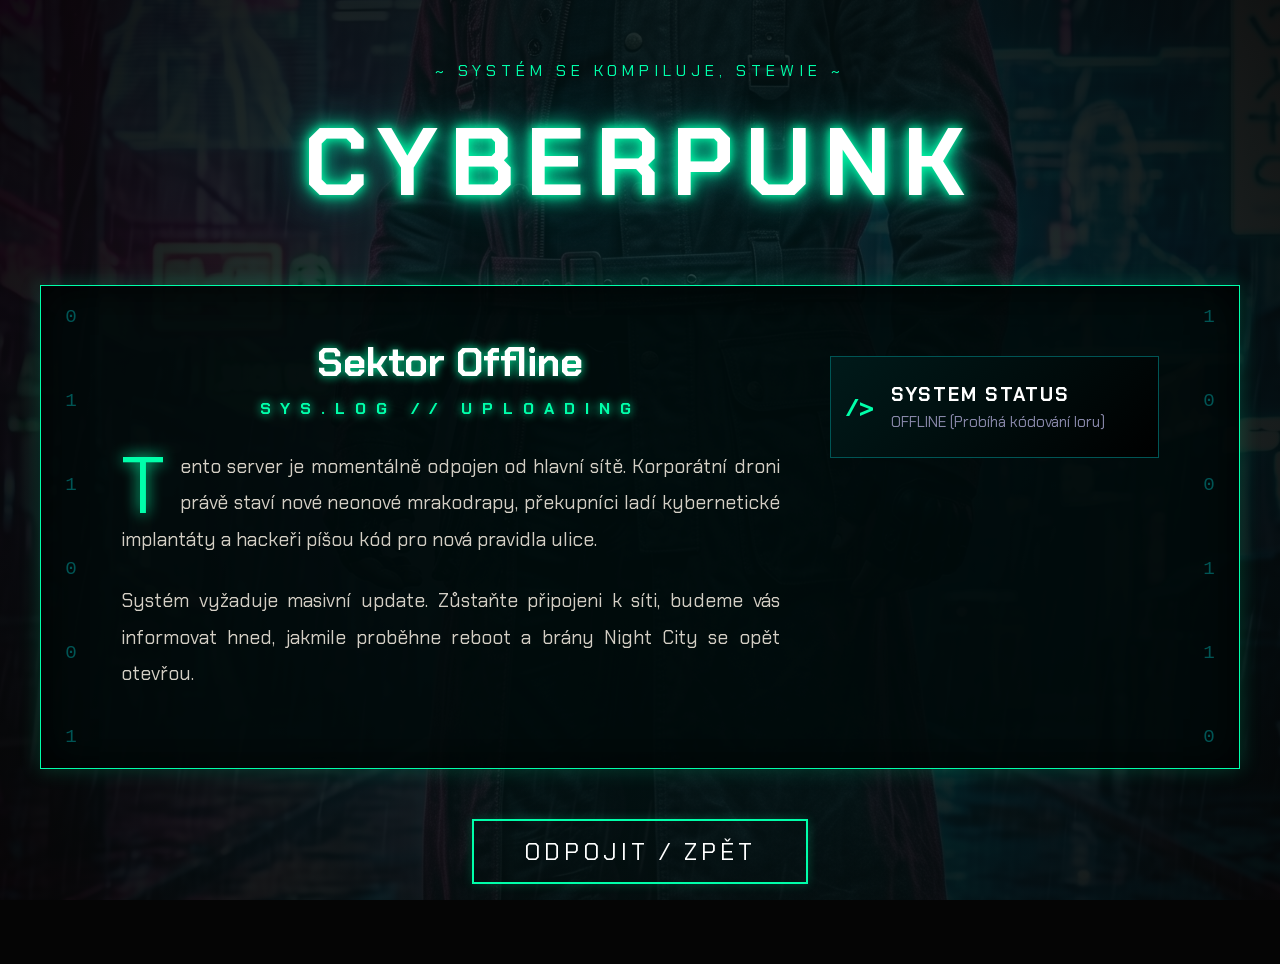
<file: cyberpunk-akce.html>
<!DOCTYPE html>
<html lang="cs">
<head>
    <meta charset="UTF-8">
    <meta name="viewport" content="width=device-width, initial-scale=1.0">
    <title>Cyberpunk - WonderLands</title>
    <link rel="preconnect" href="https://fonts.googleapis.com">
    <link rel="preconnect" href="https://fonts.gstatic.com" crossorigin>
    <link href="https://fonts.googleapis.com/css2?family=Chakra+Petch:wght@400;700&display=swap" rel="stylesheet">
    
    <style>
        * { margin: 0; padding: 0; box-sizing: border-box; }
        
        body {
            background-color: #050505;
            background-image: radial-gradient(circle at center, rgba(0, 30, 30, 0.8) 0%, rgba(5, 5, 5, 0.95) 100%), url('cyber.jpeg');
            background-size: cover;
            background-position: center;
            background-attachment: fixed;
            color: #d4cfc5;
            font-family: 'Chakra Petch', sans-serif;
            min-height: 100vh;
            overflow-x: hidden;
        }

        ::-webkit-scrollbar { width: 10px; }
        ::-webkit-scrollbar-track { background: #000; }
        ::-webkit-scrollbar-thumb { background: #005555; border: 1px solid #0fa; }
        ::-webkit-scrollbar-thumb:hover { background: #0fa; }

        .magic-runes {
            position: fixed; top: 0; left: 0; width: 100%; height: 100%; pointer-events: none; z-index: 0; overflow: hidden;
        }
        
        .floating-rune {
            position: absolute; color: rgba(0, 255, 170, 0.5); 
            text-shadow: 0 0 10px #0fa;
            animation: matrix-fall infinite linear; opacity: 0; user-select: none;
            font-family: monospace; font-weight: bold;
        }

        .floating-rune:nth-child(1) { left: 10%; font-size: 1.5rem; animation-duration: 8s; animation-delay: 0s; }
        .floating-rune:nth-child(2) { left: 85%; font-size: 2rem; animation-duration: 12s; animation-delay: -3s; }
        .floating-rune:nth-child(3) { left: 45%; font-size: 1.2rem; animation-duration: 7s; animation-delay: -1s; }
        .floating-rune:nth-child(4) { left: 30%; font-size: 2.5rem; animation-duration: 15s; animation-delay: -6s; color: rgba(255, 0, 150, 0.4); }
        .floating-rune:nth-child(5) { left: 75%; font-size: 1.8rem; animation-duration: 10s; animation-delay: -4s; }

        @keyframes matrix-fall {
            0% { transform: translateY(-10vh); opacity: 0; }
            10% { opacity: 0.8; }
            90% { opacity: 0.8; }
            100% { transform: translateY(110vh); opacity: 0; }
        }

        header { position: relative; text-align: center; padding: 100px 20px 40px; z-index: 2; }

        .stewie-notice {
            position: absolute; top: 60px; left: 50%; transform: translateX(-50%);
            color: #0fa; font-size: 1rem; letter-spacing: 5px; text-transform: uppercase;
            animation: neon-flicker 2s infinite alternate;
        }

        @keyframes neon-flicker {
            0%, 19%, 21%, 23%, 25%, 54%, 56%, 100% { text-shadow: 0 0 5px #0fa, 0 0 10px #0fa; opacity: 1; }
            20%, 24%, 55% { text-shadow: none; opacity: 0.5; }
        }

        h1 {
            font-size: 6rem; color: #ffffff; text-shadow: 0 0 10px #0fa, 0 0 20px #0fa, 0 0 40px #008888;
            letter-spacing: 12px; text-transform: uppercase; margin-bottom: 20px;
        }

        .grimoire-container {
            position: relative; max-width: 1200px; margin: 0 auto 50px; padding: 50px 80px;
            background: rgba(0, 10, 10, 0.85); border: 1px solid #0fa;
            box-shadow: inset 0 0 40px rgba(0,0,0,0.9), 0 0 20px rgba(0, 255, 170, 0.2);
            z-index: 2; display: grid; grid-template-columns: 2fr 1fr; gap: 50px;
        }

        .runic-border {
            position: absolute; top: 20px; bottom: 20px; width: 40px;
            display: flex; flex-direction: column; justify-content: space-between; align-items: center;
            font-family: monospace; font-size: 1.2rem; color: #005555; user-select: none;
        }
        .runic-left { left: 10px; }
        .runic-right { right: 10px; }

        .lore-section h2 { color: #fff; font-size: 2.5rem; margin-bottom: 30px; text-align: center; text-shadow: 0 0 10px #0fa; }
        .lore-section h2::after { content: 'SYS.LOG // UPLOADING'; display: block; font-size: 1rem; color: #0fa; margin-top: 10px; letter-spacing: 10px; }

        .lore-text { font-size: 1.2rem; line-height: 1.9; text-align: justify; }
        .lore-text p:first-of-type::first-letter {
            float: left; font-size: 5rem; line-height: 0.8; padding-right: 15px; padding-top: 5px;
            color: #0fa; text-shadow: 0 0 15px #0fa;
        }
        .lore-text p { margin-bottom: 25px; }

        .info-section { display: flex; flex-direction: column; gap: 30px; padding-top: 20px; }
        .crystal-card {
            position: relative; background: linear-gradient(135deg, #001a1a 0%, #000 100%);
            padding: 25px 20px 25px 60px; border: 1px solid #005555; transition: 0.4s;
        }
        .crystal-card:hover { border-color: #0fa; box-shadow: inset 0 0 15px rgba(0, 255, 170, 0.2); transform: translateX(-5px); }
        .crystal-card::before {
            content: '/>'; position: absolute; left: 15px; top: 50%; transform: translateY(-50%);
            font-weight: bold; font-size: 1.5rem; color: #0fa;
        }
        .crystal-card h3 { color: #fff; font-size: 1.2rem; margin-bottom: 5px; text-transform: uppercase; letter-spacing: 2px; }
        .crystal-card p { font-size: 0.95rem; color: #88a; }

        .portal-btn-container { text-align: center; padding-bottom: 80px; z-index: 2; position: relative; }
        .btn-portal {
            display: inline-block; padding: 15px 50px; background: transparent; color: #fff;
            font-size: 1.5rem; text-decoration: none; text-transform: uppercase; letter-spacing: 4px;
            border: 2px solid #0fa; transition: 0.4s; box-shadow: 0 0 10px rgba(0, 255, 170, 0.2);
        }
        .btn-portal:hover { background: rgba(0, 255, 170, 0.2); box-shadow: 0 0 20px #0fa, inset 0 0 10px #0fa; }

        @media (max-width: 960px) {
            h1 { font-size: 3.5rem; }
            .grimoire-container { grid-template-columns: 1fr; padding: 30px 20px; }
            .runic-border { display: none; }
        }
    </style>
</head>
<body>

    <div class="magic-runes">
        <div class="floating-rune">010</div><div class="floating-rune">1</div>
        <div class="floating-rune">00</div><div class="floating-rune">101</div>
        <div class="floating-rune">ERR</div>
    </div>

    <header>
        <div class="stewie-notice">~ Systém se kompiluje, Stewie ~</div>
        <h1>Cyberpunk</h1>
    </header>

    <main class="grimoire-container">
        <div class="runic-border runic-left">
            <span>0</span><span>1</span><span>1</span><span>0</span><span>0</span><span>1</span>
        </div>
        <div class="runic-border runic-right">
            <span>1</span><span>0</span><span>0</span><span>1</span><span>1</span><span>0</span>
        </div>
        
        <section class="lore-section">
            <h2>Sektor Offline</h2>
            <div class="lore-text">
                <p>Tento server je momentálně odpojen od hlavní sítě. Korporátní droni právě staví nové neonové mrakodrapy, překupníci ladí kybernetické implantáty a hackeři píšou kód pro nová pravidla ulice.</p>
                <p>Systém vyžaduje masivní update. Zůstaňte připojeni k síti, budeme vás informovat hned, jakmile proběhne reboot a brány Night City se opět otevřou.</p>
            </div>
        </section>

        <aside class="info-section">
            <div class="crystal-card">
                <h3>System Status</h3>
                <p>OFFLINE (Probíhá kódování loru)</p>
            </div>
        </aside>
    </main>

    <div class="portal-btn-container">
        <a href="index.html" class="btn-portal">Odpojit / Zpět</a>
    </div>

</body>
</html>
</file>
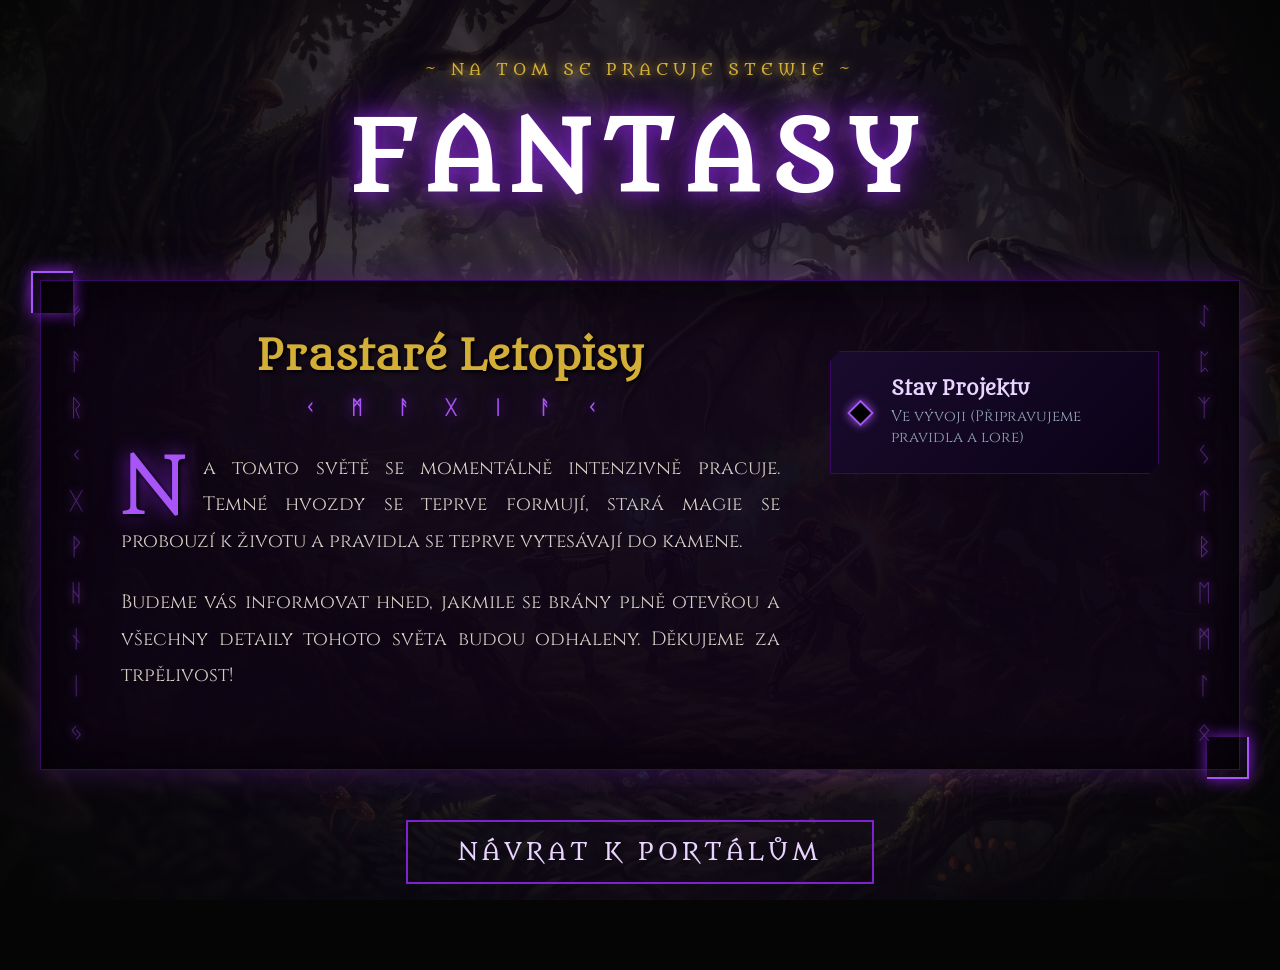
<file: fantasy-akce.html>
<!DOCTYPE html>
<html lang="cs">
<head>
    <meta charset="UTF-8">
    <meta name="viewport" content="width=device-width, initial-scale=1.0">
    <title>Fantasy Realm - WonderLands</title>
    <link rel="preconnect" href="https://fonts.googleapis.com">
    <link rel="preconnect" href="https://fonts.gstatic.com" crossorigin>
    <link href="https://fonts.googleapis.com/css2?family=Metamorphous&family=Cinzel:wght@400;700&display=swap" rel="stylesheet">
    
    <style>
        /* --- ZÁKLADNÍ NASTAVENÍ A POSUVNÍK --- */
        * { margin: 0; padding: 0; box-sizing: border-box; }
        
        body {
            background-color: #050505;
            background-image: radial-gradient(circle at center, rgba(30, 10, 50, 0.6) 0%, rgba(5, 5, 5, 0.95) 100%), url('fantasyles.jpeg');
            background-size: cover;
            background-position: center;
            background-attachment: fixed;
            color: #d4cfc5;
            font-family: 'Cinzel', serif;
            min-height: 100vh;
            overflow-x: hidden;
        }

        /* Temný magický posuvník */
        ::-webkit-scrollbar { width: 10px; }
        ::-webkit-scrollbar-track { background: #0a0510; }
        ::-webkit-scrollbar-thumb { background: #581c87; border-radius: 5px; border: 1px solid #a855f7; }
        ::-webkit-scrollbar-thumb:hover { background: #7e22ce; }

        /* --- LÉTAJÍCÍ RUNY (POZADÍ) --- */
        .magic-runes {
            position: fixed;
            top: 0; left: 0; width: 100%; height: 100%;
            pointer-events: none;
            z-index: 0;
            overflow: hidden;
        }
        
        .floating-rune {
            position: absolute;
            color: rgba(233, 213, 255, 0.6); 
            text-shadow: 0 0 10px #c084fc, 0 0 20px #a855f7, 0 0 40px #7e22ce;
            animation: float-rune infinite linear;
            opacity: 0;
            user-select: none;
            font-family: 'Cinzel', sans-serif;
        }

        /* Různé velikosti, pozice a rychlosti pro každou runu */
        .floating-rune:nth-child(1) { left: 10%; font-size: 2rem; animation-duration: 18s; animation-delay: 0s; }
        .floating-rune:nth-child(2) { left: 85%; font-size: 3.5rem; animation-duration: 25s; animation-delay: -5s; color: rgba(192, 132, 252, 0.4); }
        .floating-rune:nth-child(3) { left: 50%; font-size: 1.5rem; animation-duration: 15s; animation-delay: -2s; }
        .floating-rune:nth-child(4) { left: 25%; font-size: 4rem; animation-duration: 30s; animation-delay: -10s; color: rgba(147, 51, 234, 0.5); }
        .floating-rune:nth-child(5) { left: 75%; font-size: 2.5rem; animation-duration: 22s; animation-delay: -12s; }
        .floating-rune:nth-child(6) { left: 40%; font-size: 1.8rem; animation-duration: 19s; animation-delay: -7s; }
        .floating-rune:nth-child(7) { left: 65%; font-size: 3rem; animation-duration: 28s; animation-delay: -15s; }

        /* Animace: Stoupání vzhůru a pomalá rotace o 360 stupňů */
        @keyframes float-rune {
            0% { transform: translateY(110vh) rotate(0deg) scale(0.8); opacity: 0; }
            20% { opacity: 0.8; }
            80% { opacity: 0.5; }
            100% { transform: translateY(-10vh) rotate(360deg) scale(1.2); opacity: 0; }
        }

        /* --- HLAVIČKA --- */
        header {
            position: relative;
            text-align: center;
            padding: 100px 20px 40px;
            z-index: 2;
        }

        .stewie-notice {
            position: absolute;
            top: 60px;
            left: 50%;
            transform: translateX(-50%);
            color: #d4af37;
            font-family: 'Metamorphous', cursive;
            font-size: 1rem;
            letter-spacing: 5px;
            text-transform: uppercase;
            text-shadow: 0 0 10px #d4af37;
            animation: whisper 3s infinite alternate ease-in-out;
        }

        @keyframes whisper {
            0% { opacity: 0.3; transform: translateX(-50%) translateY(0); filter: blur(1px); }
            100% { opacity: 1; transform: translateX(-50%) translateY(-5px); filter: blur(0); }
        }

        h1 {
            font-family: 'Metamorphous', cursive;
            font-size: 6rem;
            color: #ffffff;
            text-shadow: 0 0 20px #7e22ce, 0 0 40px #581c87, 0 0 80px #3b0764;
            letter-spacing: 12px;
            text-transform: uppercase;
            margin-bottom: 20px;
        }

        /* --- OBSIDIÁNOVÁ DESKA (HLAVNÍ KONTEJNER) --- */
        .grimoire-container {
            position: relative;
            max-width: 1200px;
            margin: 0 auto 50px;
            padding: 50px 80px;
            background: rgba(15, 5, 20, 0.85);
            border: 1px solid #3b0764;
            box-shadow: inset 0 0 60px rgba(0,0,0,0.9), 0 0 30px rgba(88, 28, 135, 0.5);
            z-index: 2;
            display: grid;
            grid-template-columns: 2fr 1fr;
            gap: 50px;
        }

        .grimoire-container::before, .grimoire-container::after {
            content: '';
            position: absolute;
            width: 40px; height: 40px;
            border: 2px solid #a855f7;
            box-shadow: 0 0 15px #7e22ce;
            pointer-events: none;
        }
        .grimoire-container::before { top: -10px; left: -10px; border-right: none; border-bottom: none; }
        .grimoire-container::after { bottom: -10px; right: -10px; border-left: none; border-top: none; }

        /* --- ZÁŘÍCÍ RUNY NA OKRAJÍCH DESKY --- */
        .runic-border {
            position: absolute;
            top: 20px;
            bottom: 20px;
            width: 40px;
            display: flex;
            flex-direction: column;
            justify-content: space-between;
            align-items: center;
            font-size: 1.5rem;
            color: rgba(168, 85, 247, 0.4);
            text-shadow: 0 0 10px rgba(168, 85, 247, 0.5);
            user-select: none;
        }
        .runic-left { left: 15px; }
        .runic-right { right: 15px; }

        .runic-border span {
            transition: 0.3s;
            cursor: crosshair;
        }
        .runic-border span:hover {
            color: #ffffff;
            text-shadow: 0 0 15px #c084fc, 0 0 30px #e9d5ff, 0 0 50px #a855f7;
            transform: scale(1.5);
        }

        /* --- LEVÁ STRANA: PŘÍBĚH A LORE --- */
        .lore-section h2 {
            font-family: 'Metamorphous', cursive;
            color: #d4af37; 
            font-size: 2.5rem;
            margin-bottom: 30px;
            text-align: center;
            text-shadow: 2px 2px 4px #000;
            position: relative;
        }

        .lore-section h2::after {
            content: 'ᚲ ᛗ ᚨ ᚷ ᛁ ᚨ ᚲ';
            display: block;
            font-size: 1.2rem;
            color: #a855f7;
            margin-top: 15px;
            letter-spacing: 15px;
            text-indent: 15px;
            text-shadow: 0 0 15px #7e22ce;
        }

        .lore-text {
            font-size: 1.2rem;
            line-height: 1.9;
            text-align: justify;
        }

        .lore-text p:first-of-type::first-letter {
            font-family: 'Metamorphous', cursive;
            float: left;
            font-size: 5rem;
            line-height: 0.8;
            padding-right: 15px;
            padding-top: 5px;
            color: #a855f7;
            text-shadow: 2px 2px 5px #000, 0 0 20px #7e22ce;
        }

        .lore-text p { margin-bottom: 25px; }

        /* --- PRAVÁ STRANA: MAGICKÉ KRYSTALY (INFO) --- */
        .info-section {
            display: flex;
            flex-direction: column;
            gap: 30px;
            padding-top: 20px;
        }

        .crystal-card {
            position: relative;
            background: linear-gradient(135deg, #1a0b2e 0%, #0a0216 100%);
            padding: 25px 20px 25px 60px;
            border: 1px solid #3b0764;
            clip-path: polygon(10px 0, 100% 0, 100% calc(100% - 10px), calc(100% - 10px) 100%, 0 100%, 0 10px);
            transition: 0.4s;
            cursor: default;
        }

        .crystal-card:hover {
            border-color: #a855f7;
            box-shadow: inset 0 0 20px rgba(168, 85, 247, 0.2);
            transform: scale(1.02) translateX(-5px);
        }

        .crystal-card::before {
            content: '';
            position: absolute;
            left: 20px;
            top: 50%;
            transform: translateY(-50%) rotate(45deg);
            width: 15px;
            height: 15px;
            background: #000;
            border: 2px solid #a855f7;
            box-shadow: 0 0 10px #a855f7;
            transition: 0.4s;
        }

        .crystal-card:hover::before {
            background: #a855f7;
            box-shadow: 0 0 20px #e9d5ff;
            transform: translateY(-50%) rotate(225deg);
        }

        .crystal-card h3 {
            font-family: 'Metamorphous', cursive;
            color: #e9d5ff;
            font-size: 1.2rem;
            margin-bottom: 5px;
        }

        .crystal-card p {
            font-size: 0.95rem;
            color: #94a3b8;
        }

        /* --- TLAČÍTKO ZPĚT (PORTÁL) --- */
        .portal-btn-container {
            text-align: center;
            padding-bottom: 80px;
            z-index: 2;
            position: relative;
        }

        .btn-portal {
            display: inline-block;
            padding: 15px 50px;
            background: transparent;
            color: #e9d5ff;
            font-family: 'Metamorphous', cursive;
            font-size: 1.5rem;
            text-decoration: none;
            text-transform: uppercase;
            letter-spacing: 4px;
            border: 2px solid #7e22ce;
            position: relative;
            overflow: hidden;
            transition: 0.4s;
        }

        .btn-portal::before {
            content: '';
            position: absolute;
            top: 0; left: -100%; width: 100%; height: 100%;
            background: linear-gradient(90deg, transparent, rgba(168, 85, 247, 0.4), transparent);
            transition: 0.5s;
        }

        .btn-portal:hover {
            background: rgba(88, 28, 135, 0.5);
            box-shadow: 0 0 30px #7e22ce, inset 0 0 20px #a855f7;
            border-color: #c084fc;
            text-shadow: 0 0 10px #fff;
        }

        .btn-portal:hover::before { left: 100%; }

        /* --- RESPONZIVITA (MOBILY) --- */
        @media (max-width: 960px) {
            h1 { font-size: 3.5rem; letter-spacing: 5px; }
            .grimoire-container { grid-template-columns: 1fr; padding: 30px 20px; }
            .grimoire-container::before, .grimoire-container::after, .runic-border { display: none; }
            .lore-text p:first-of-type::first-letter { font-size: 4rem; }
        }
    </style>
</head>
<body>

    <div class="magic-runes">
        <div class="floating-rune">ᚠ</div>
        <div class="floating-rune">ᚨ</div>
        <div class="floating-rune">ᚱ</div>
        <div class="floating-rune">ᛟ</div>
        <div class="floating-rune">ᚷ</div>
        <div class="floating-rune">ᛉ</div>
        <div class="floating-rune">ᚺ</div>
    </div>

    <header>
        <div class="stewie-notice">~ Na tom se pracuje Stewie ~</div>
        <h1>Fantasy</h1>
    </header>

    <main class="grimoire-container">
        
        <div class="runic-border runic-left">
            <span>ᚠ</span><span>ᚨ</span><span>ᚱ</span><span>ᚲ</span><span>ᚷ</span><span>ᚹ</span><span>ᚺ</span><span>ᚾ</span><span>ᛁ</span><span>ᛃ</span>
        </div>

        <div class="runic-border runic-right">
            <span>ᛇ</span><span>ᛈ</span><span>ᛉ</span><span>ᛊ</span><span>ᛏ</span><span>ᛒ</span><span>ᛖ</span><span>ᛗ</span><span>ᛚ</span><span>ᛟ</span>
        </div>
        
        <section class="lore-section">
            <h2>Prastaré Letopisy</h2>
            <div class="lore-text">
                <p>Na tomto světě se momentálně intenzivně pracuje. Temné hvozdy se teprve formují, stará magie se probouzí k životu a pravidla se teprve vytesávají do kamene.</p>
                <p>Budeme vás informovat hned, jakmile se brány plně otevřou a všechny detaily tohoto světa budou odhaleny. Děkujeme za trpělivost!</p>
            </div>
        </section>

        <aside class="info-section">
            <div class="crystal-card">
                <h3>Stav Projektu</h3>
                <p>Ve vývoji (Připravujeme pravidla a lore)</p>
            </div>
        </aside>

    </main>

    <div class="portal-btn-container">
        <a href="index.html" class="btn-portal">Návrat k Portálům</a>
    </div>

</body>
</html>
</file>
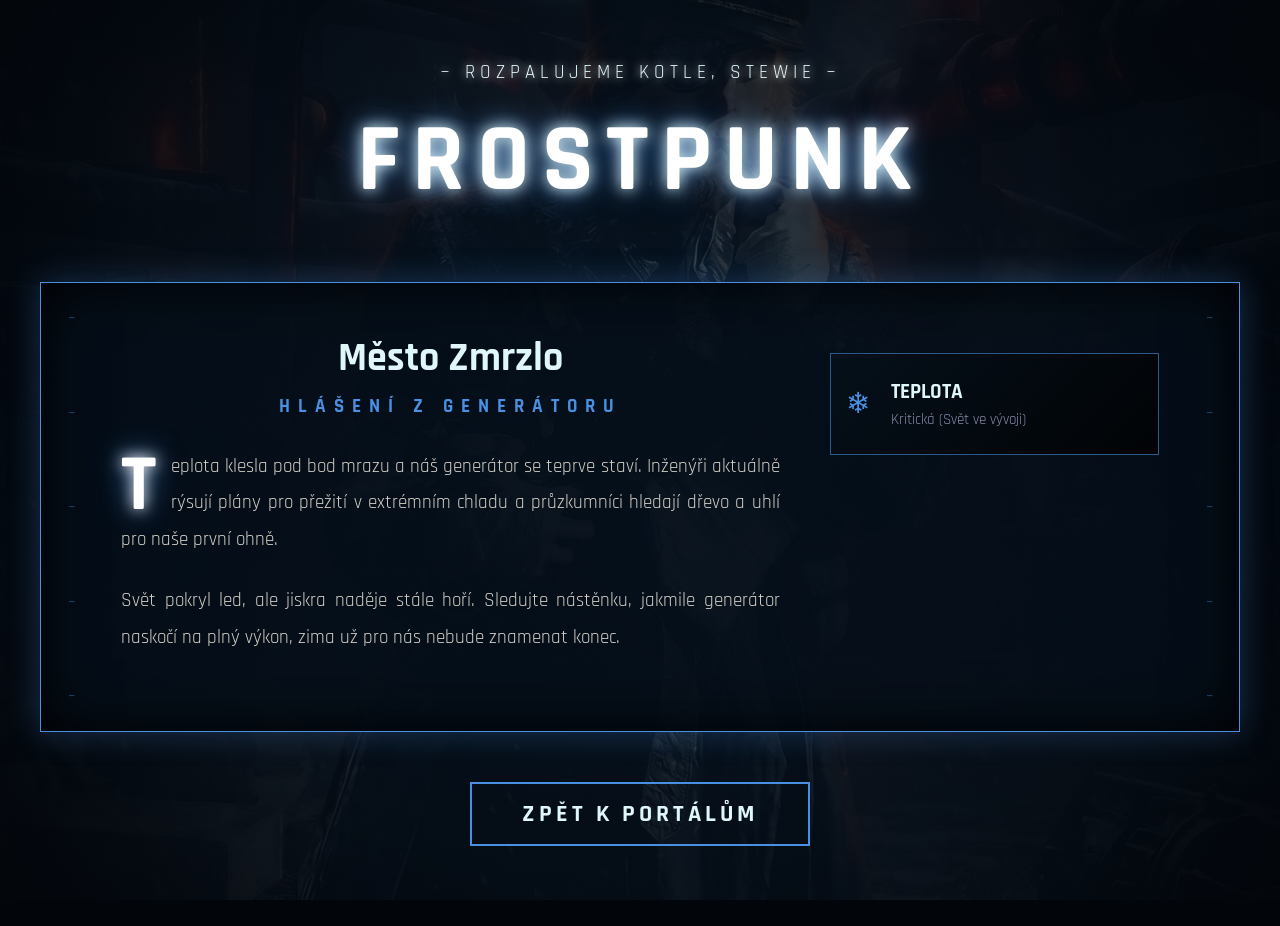
<file: frost-akce.html>
<!DOCTYPE html>
<html lang="cs">
<head>
    <meta charset="UTF-8">
    <meta name="viewport" content="width=device-width, initial-scale=1.0">
    <title>Frostpunk - WonderLands</title>
    <link rel="preconnect" href="https://fonts.googleapis.com">
    <link rel="preconnect" href="https://fonts.gstatic.com" crossorigin>
    <link href="https://fonts.googleapis.com/css2?family=Rajdhani:wght@500;700&display=swap" rel="stylesheet">
    
    <style>
        * { margin: 0; padding: 0; box-sizing: border-box; }
        
        body {
            background-color: #02050a;
            background-image: radial-gradient(circle at center, rgba(10, 30, 50, 0.7) 0%, rgba(2, 5, 10, 0.95) 100%), url('frost.jpeg');
            background-size: cover;
            background-position: center;
            background-attachment: fixed;
            color: #d4cfc5;
            font-family: 'Rajdhani', sans-serif;
            min-height: 100vh;
            overflow-x: hidden;
        }

        ::-webkit-scrollbar { width: 10px; }
        ::-webkit-scrollbar-track { background: #02050a; }
        ::-webkit-scrollbar-thumb { background: #4a90e2; border: 1px solid #fff; }
        ::-webkit-scrollbar-thumb:hover { background: #fff; }

        .magic-runes {
            position: fixed; top: 0; left: 0; width: 100%; height: 100%; pointer-events: none; z-index: 0; overflow: hidden;
        }
        
        .floating-rune {
            position: absolute; color: rgba(255, 255, 255, 0.7); 
            text-shadow: 0 0 10px #fff;
            animation: snowfall infinite linear; opacity: 0; user-select: none;
        }

        .floating-rune:nth-child(1) { left: 15%; font-size: 1rem; animation-duration: 8s; animation-delay: 0s; }
        .floating-rune:nth-child(2) { left: 80%; font-size: 2rem; animation-duration: 12s; animation-delay: -3s; filter: blur(1px); }
        .floating-rune:nth-child(3) { left: 50%; font-size: 1.5rem; animation-duration: 10s; animation-delay: -5s; }
        .floating-rune:nth-child(4) { left: 25%; font-size: 2.5rem; animation-duration: 15s; animation-delay: -8s; filter: blur(2px); }
        .floating-rune:nth-child(5) { left: 70%; font-size: 1.2rem; animation-duration: 9s; animation-delay: -2s; }

        @keyframes snowfall {
            0% { transform: translateY(-10vh) translateX(0); opacity: 0; }
            10% { opacity: 0.9; }
            90% { opacity: 0.9; }
            100% { transform: translateY(110vh) translateX(20px); opacity: 0; }
        }

        header { position: relative; text-align: center; padding: 100px 20px 40px; z-index: 2; }

        .stewie-notice {
            position: absolute; top: 60px; left: 50%; transform: translateX(-50%);
            color: #e0f7fa; font-size: 1.2rem; letter-spacing: 5px; text-transform: uppercase;
            text-shadow: 0 0 10px #fff; animation: steam-pulse 3s infinite alternate;
        }

        @keyframes steam-pulse { 0% { opacity: 0.4; filter: blur(1px); } 100% { opacity: 1; filter: blur(0); } }

        h1 {
            font-size: 6rem; color: #ffffff; text-shadow: 0 0 15px #e0f7fa, 0 0 30px #4a90e2;
            letter-spacing: 12px; text-transform: uppercase; margin-bottom: 20px; font-weight: 700;
        }

        .grimoire-container {
            position: relative; max-width: 1200px; margin: 0 auto 50px; padding: 50px 80px;
            background: rgba(5, 15, 25, 0.85); border: 1px solid #4a90e2;
            box-shadow: inset 0 0 60px rgba(0,0,0,0.9), 0 0 30px rgba(74, 144, 226, 0.3);
            z-index: 2; display: grid; grid-template-columns: 2fr 1fr; gap: 50px;
        }

        .runic-border {
            position: absolute; top: 20px; bottom: 20px; width: 40px;
            display: flex; flex-direction: column; justify-content: space-between; align-items: center;
            font-size: 1.5rem; color: rgba(74, 144, 226, 0.4); user-select: none;
        }
        .runic-left { left: 10px; }
        .runic-right { right: 10px; }

        .lore-section h2 { color: #e0f7fa; font-size: 2.5rem; margin-bottom: 30px; text-align: center; font-weight: 700; }
        .lore-section h2::after { content: 'HLÁŠENÍ Z GENERÁTORU'; display: block; font-size: 1.2rem; color: #4a90e2; margin-top: 10px; letter-spacing: 8px; }

        .lore-text { font-size: 1.2rem; line-height: 1.9; text-align: justify; }
        .lore-text p:first-of-type::first-letter {
            float: left; font-size: 5rem; line-height: 0.8; padding-right: 15px; padding-top: 5px;
            color: #fff; text-shadow: 0 0 15px #fff, 0 0 30px #4a90e2; font-weight: 700;
        }
        .lore-text p { margin-bottom: 25px; }

        .info-section { display: flex; flex-direction: column; gap: 30px; padding-top: 20px; }
        .crystal-card {
            position: relative; background: linear-gradient(135deg, #05101a 0%, #010305 100%);
            padding: 25px 20px 25px 60px; border: 1px solid #2a5a8a; transition: 0.4s;
        }
        .crystal-card:hover { border-color: #4a90e2; box-shadow: inset 0 0 20px rgba(74, 144, 226, 0.2); transform: scale(1.02); }
        .crystal-card::before {
            content: '❄'; position: absolute; left: 15px; top: 50%; transform: translateY(-50%);
            font-size: 1.8rem; color: #4a90e2;
        }
        .crystal-card h3 { color: #e0f7fa; font-size: 1.3rem; margin-bottom: 5px; text-transform: uppercase; }
        .crystal-card p { font-size: 0.95rem; color: #88a; }

        .portal-btn-container { text-align: center; padding-bottom: 80px; z-index: 2; position: relative; }
        .btn-portal {
            display: inline-block; padding: 15px 50px; background: transparent; color: #e0f7fa;
            font-size: 1.5rem; text-decoration: none; text-transform: uppercase; letter-spacing: 4px;
            border: 2px solid #4a90e2; transition: 0.4s; font-weight: 700;
        }
        .btn-portal:hover { background: rgba(74, 144, 226, 0.3); box-shadow: 0 0 20px #4a90e2; border-color: #fff; }

        @media (max-width: 960px) {
            h1 { font-size: 3.5rem; }
            .grimoire-container { grid-template-columns: 1fr; padding: 30px 20px; }
            .runic-border { display: none; }
        }
    </style>
</head>
<body>

    <div class="magic-runes">
        <div class="floating-rune">❄</div><div class="floating-rune">❄</div>
        <div class="floating-rune">❄</div><div class="floating-rune">❄</div>
        <div class="floating-rune">❄</div>
    </div>

    <header>
        <div class="stewie-notice">~ Rozpalujeme kotle, Stewie ~</div>
        <h1>Frostpunk</h1>
    </header>

    <main class="grimoire-container">
        <div class="runic-border runic-left">
            <span>-</span><span>-</span><span>-</span><span>-</span><span>-</span>
        </div>
        <div class="runic-border runic-right">
            <span>-</span><span>-</span><span>-</span><span>-</span><span>-</span>
        </div>
        
        <section class="lore-section">
            <h2>Město Zmrzlo</h2>
            <div class="lore-text">
                <p>Teplota klesla pod bod mrazu a náš generátor se teprve staví. Inženýři aktuálně rýsují plány pro přežití v extrémním chladu a průzkumníci hledají dřevo a uhlí pro naše první ohně.</p>
                <p>Svět pokryl led, ale jiskra naděje stále hoří. Sledujte nástěnku, jakmile generátor naskočí na plný výkon, zima už pro nás nebude znamenat konec.</p>
            </div>
        </section>

        <aside class="info-section">
            <div class="crystal-card">
                <h3>Teplota</h3>
                <p>Kritická (Svět ve vývoji)</p>
            </div>
        </aside>
    </main>

    <div class="portal-btn-container">
        <a href="index.html" class="btn-portal">Zpět k Portálům</a>
    </div>

</body>
</html>
</file>
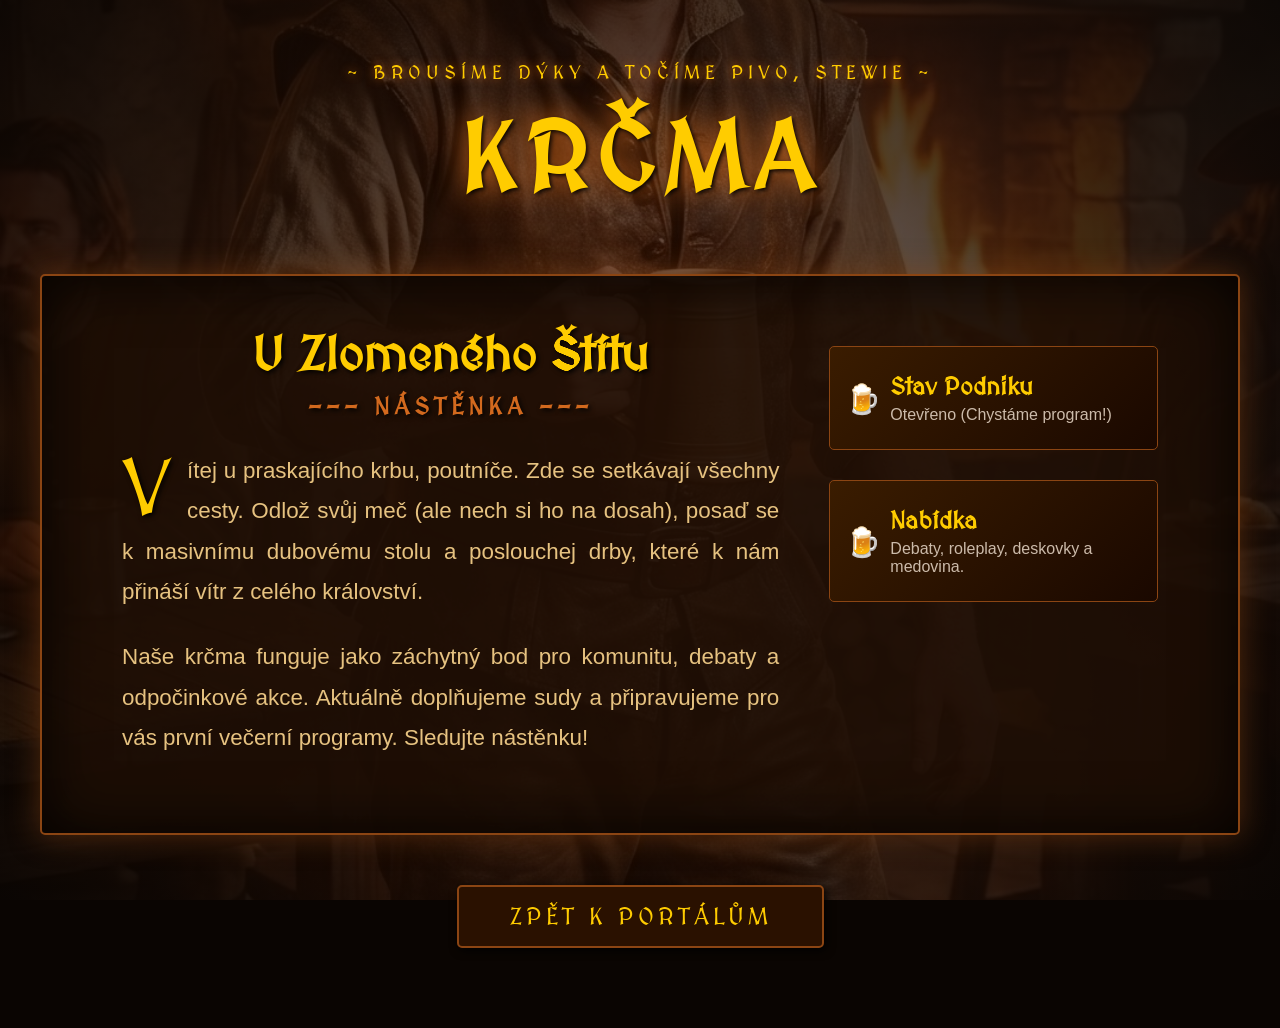
<file: hospoda-akce.html>
<!DOCTYPE html>
<html lang="cs">
<head>
    <meta charset="UTF-8">
    <meta name="viewport" content="width=device-width, initial-scale=1.0">
    <title>Krčma - WonderLands</title>
    <link rel="preconnect" href="https://fonts.googleapis.com">
    <link rel="preconnect" href="https://fonts.gstatic.com" crossorigin>
    <link href="https://fonts.googleapis.com/css2?family=MedievalSharp&display=swap" rel="stylesheet">
    
    <style>
        * { margin: 0; padding: 0; box-sizing: border-box; }
        
        body {
            background-color: #0a0502;
            background-image: radial-gradient(circle at center, rgba(60, 20, 0, 0.6) 0%, rgba(10, 5, 2, 0.95) 100%), url('hospoda.jpeg');
            background-size: cover;
            background-position: center;
            background-attachment: fixed;
            color: #d4cfc5;
            font-family: 'MedievalSharp', cursive;
            min-height: 100vh;
            overflow-x: hidden;
        }

        ::-webkit-scrollbar { width: 10px; }
        ::-webkit-scrollbar-track { background: #0a0502; }
        ::-webkit-scrollbar-thumb { background: #8b4513; border: 1px solid #ffcc00; }
        ::-webkit-scrollbar-thumb:hover { background: #d2691e; }

        .magic-runes {
            position: fixed; top: 0; left: 0; width: 100%; height: 100%; pointer-events: none; z-index: 0; overflow: hidden;
        }
        
        .floating-rune {
            position: absolute; color: #ff8c00; 
            text-shadow: 0 0 10px #ff2200;
            animation: float-ember infinite ease-in; opacity: 0; user-select: none; font-size: 10px;
        }

        .floating-rune:nth-child(1) { left: 20%; animation-duration: 5s; animation-delay: 0s; }
        .floating-rune:nth-child(2) { left: 80%; animation-duration: 7s; animation-delay: -2s; font-size: 15px;}
        .floating-rune:nth-child(3) { left: 50%; animation-duration: 4s; animation-delay: -1s; }
        .floating-rune:nth-child(4) { left: 30%; animation-duration: 6s; animation-delay: -4s; font-size: 12px;}
        .floating-rune:nth-child(5) { left: 70%; animation-duration: 8s; animation-delay: -3s; }

        @keyframes float-ember {
            0% { transform: translateY(110vh) translateX(0); opacity: 0; }
            20% { opacity: 1; }
            80% { opacity: 0.8; }
            100% { transform: translateY(-10vh) translateX(20px); opacity: 0; }
        }

        header { position: relative; text-align: center; padding: 100px 20px 40px; z-index: 2; }

        .stewie-notice {
            position: absolute; top: 60px; left: 50%; transform: translateX(-50%);
            color: #ffcc00; font-size: 1.2rem; letter-spacing: 5px; text-transform: uppercase;
            text-shadow: 0 0 10px #d2691e;
        }

        h1 {
            font-size: 6rem; color: #ffcc00; text-shadow: 2px 2px 4px rgba(0,0,0,0.9), 0 0 30px #d2691e;
            letter-spacing: 8px; text-transform: uppercase; margin-bottom: 20px;
        }

        .grimoire-container {
            position: relative; max-width: 1200px; margin: 0 auto 50px; padding: 50px 80px;
            background: rgba(30, 15, 5, 0.85); border: 2px solid #8b4513; border-radius: 5px;
            box-shadow: inset 0 0 60px rgba(0,0,0,0.9), 0 0 30px rgba(139, 69, 19, 0.5);
            z-index: 2; display: grid; grid-template-columns: 2fr 1fr; gap: 50px;
        }

        .lore-section h2 { color: #ffcc00; font-size: 3rem; margin-bottom: 30px; text-align: center; text-shadow: 2px 2px 5px #000; }
        .lore-section h2::after { content: '--- NÁSTĚNKA ---'; display: block; font-size: 1.5rem; color: #d2691e; margin-top: 10px; letter-spacing: 5px; }

        .lore-text { font-size: 1.4rem; line-height: 1.8; text-align: justify; color: #e6c280; font-family: 'Arial', sans-serif;}
        .lore-text p:first-of-type::first-letter {
            font-family: 'MedievalSharp', cursive; float: left; font-size: 5rem; line-height: 0.8;
            padding-right: 15px; padding-top: 5px; color: #ffcc00; text-shadow: 2px 2px 5px #000;
        }
        .lore-text p { margin-bottom: 25px; }

        .info-section { display: flex; flex-direction: column; gap: 30px; padding-top: 20px; }
        .crystal-card {
            position: relative; background: linear-gradient(135deg, #3a1c00 0%, #1a0800 100%);
            padding: 25px 20px 25px 60px; border: 1px solid #8b4513; border-radius: 5px; transition: 0.4s;
        }
        .crystal-card:hover { border-color: #ffcc00; box-shadow: inset 0 0 20px rgba(210, 105, 30, 0.3); transform: scale(1.02); }
        .crystal-card::before {
            content: '🍺'; position: absolute; left: 15px; top: 50%; transform: translateY(-50%);
            font-size: 1.8rem;
        }
        .crystal-card h3 { color: #ffcc00; font-size: 1.5rem; margin-bottom: 5px; }
        .crystal-card p { font-size: 1rem; color: #cba; font-family: 'Arial', sans-serif;}

        .portal-btn-container { text-align: center; padding-bottom: 80px; z-index: 2; position: relative; }
        .btn-portal {
            display: inline-block; padding: 15px 50px; background: #2a1100; color: #ffcc00;
            font-size: 1.5rem; text-decoration: none; text-transform: uppercase; letter-spacing: 4px;
            border: 2px solid #8b4513; border-radius: 5px; transition: 0.4s; box-shadow: 2px 2px 10px #000;
        }
        .btn-portal:hover { background: #3a1c00; border-color: #ffcc00; box-shadow: 0 0 20px #d2691e; }

        @media (max-width: 960px) {
            h1 { font-size: 3.5rem; }
            .grimoire-container { grid-template-columns: 1fr; padding: 30px 20px; }
        }
    </style>
</head>
<body>

    <div class="magic-runes">
        <div class="floating-rune">🔥</div><div class="floating-rune">🔥</div>
        <div class="floating-rune">🔥</div><div class="floating-rune">🔥</div>
        <div class="floating-rune">🔥</div>
    </div>

    <header>
        <div class="stewie-notice">~ Brousíme dýky a točíme pivo, Stewie ~</div>
        <h1>Krčma</h1>
    </header>

    <main class="grimoire-container">
        <section class="lore-section">
            <h2>U Zlomeného Štítu</h2>
            <div class="lore-text">
                <p>Vítej u praskajícího krbu, poutníče. Zde se setkávají všechny cesty. Odlož svůj meč (ale nech si ho na dosah), posaď se k masivnímu dubovému stolu a poslouchej drby, které k nám přináší vítr z celého království.</p>
                <p>Naše krčma funguje jako záchytný bod pro komunitu, debaty a odpočinkové akce. Aktuálně doplňujeme sudy a připravujeme pro vás první večerní programy. Sledujte nástěnku!</p>
            </div>
        </section>

        <aside class="info-section">
            <div class="crystal-card">
                <h3>Stav Podniku</h3>
                <p>Otevřeno (Chystáme program!)</p>
            </div>
            <div class="crystal-card">
                <h3>Nabídka</h3>
                <p>Debaty, roleplay, deskovky a medovina.</p>
            </div>
        </aside>
    </main>

    <div class="portal-btn-container">
        <a href="index.html" class="btn-portal">Zpět k Portálům</a>
    </div>

</body>
</html>
</file>
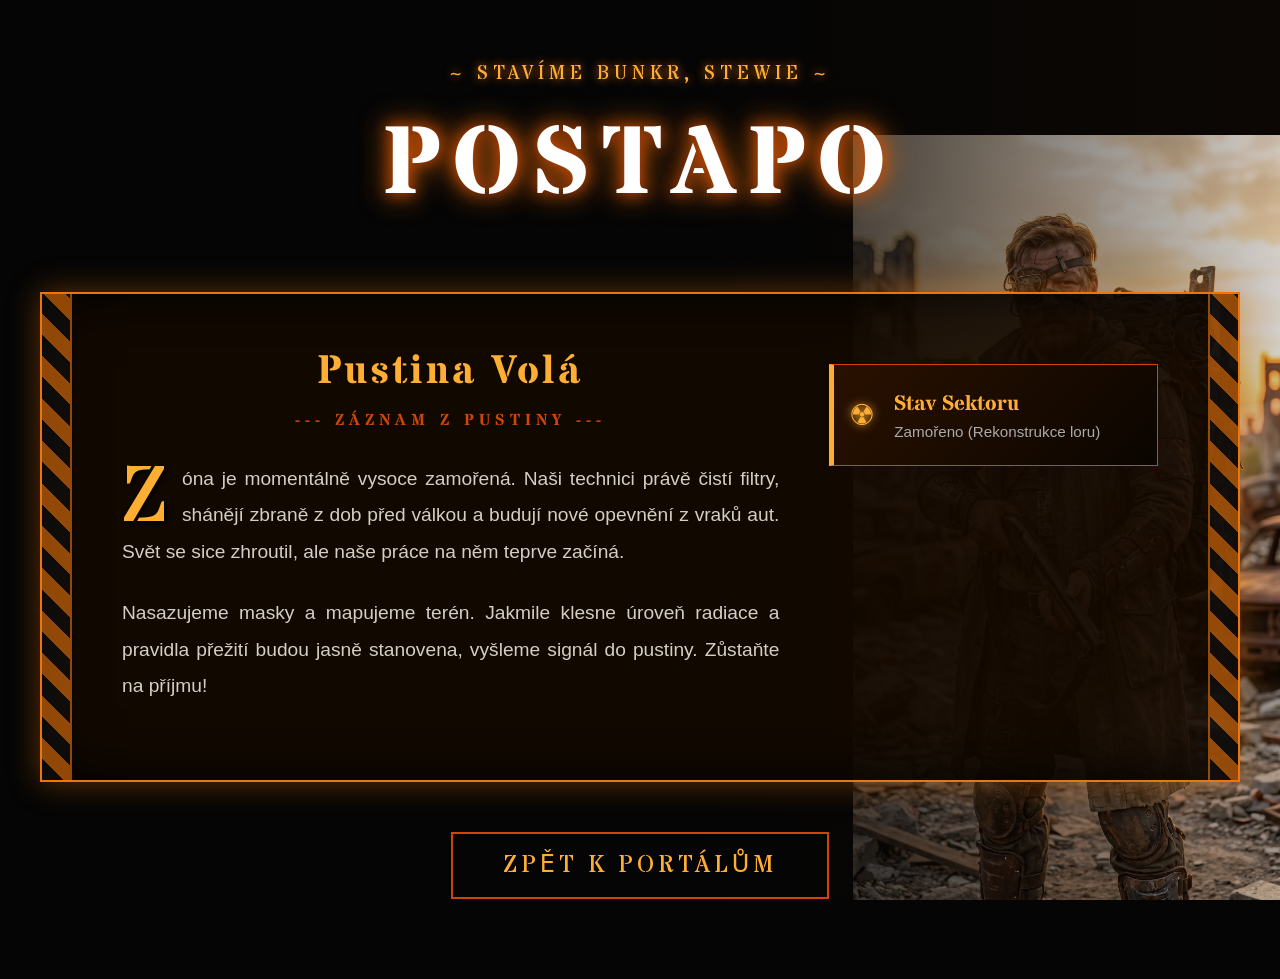
<file: postapo-akce.html>
<!DOCTYPE html>
<html lang="cs">
<head>
    <meta charset="UTF-8">
    <meta name="viewport" content="width=device-width, initial-scale=1.0">
    <title>Postapo - WonderLands</title>
    <link rel="preconnect" href="https://fonts.googleapis.com">
    <link rel="preconnect" href="https://fonts.gstatic.com" crossorigin>
    <link href="https://fonts.googleapis.com/css2?family=Stardos+Stencil:wght@700&display=swap" rel="stylesheet">
    
    <style>
        * { margin: 0; padding: 0; box-sizing: border-box; }
        
        body {
            background-color: #050505;
            /* Gradient zprava doleva (to left), ukotveno vpravo dole */
            background-image: 
                linear-gradient(to left, rgba(40, 15, 0, 0.2) 0%, rgba(5, 5, 5, 0.9) 45%, #050505 100%), 
                url('postapo.jpeg');
            background-size: 100% 100%, auto 85vh; 
            background-position: center, right bottom; 
            background-repeat: no-repeat, no-repeat;
            background-attachment: fixed, fixed;
            color: #d4cfc5;
            font-family: 'Arial', sans-serif;
            min-height: 100vh;
            overflow-x: hidden;
        }

        ::-webkit-scrollbar { width: 10px; }
        ::-webkit-scrollbar-track { background: #0a0500; }
        ::-webkit-scrollbar-thumb { background: #cd4606; border-radius: 5px; border: 1px solid #ffae34; }
        ::-webkit-scrollbar-thumb:hover { background: #ec760c; }

        .magic-runes { position: fixed; top: 0; left: 0; width: 100%; height: 100%; pointer-events: none; z-index: 0; overflow: hidden; }
        .floating-rune { position: absolute; color: rgba(255, 174, 52, 0.4); text-shadow: 0 0 10px #ec760c; animation: float-ash infinite linear; opacity: 0; user-select: none; font-family: 'Stardos Stencil', system-ui; }
        .floating-rune:nth-child(1) { left: 15%; font-size: 2rem; animation-duration: 12s; animation-delay: 0s; }
        .floating-rune:nth-child(2) { left: 80%; font-size: 3rem; animation-duration: 18s; animation-delay: -3s; }
        .floating-rune:nth-child(3) { left: 50%; font-size: 1.5rem; animation-duration: 10s; animation-delay: -5s; }
        .floating-rune:nth-child(4) { left: 25%; font-size: 4rem; animation-duration: 22s; animation-delay: -8s; color: rgba(255, 50, 0, 0.3); }

        @keyframes float-ash { 0% { transform: translateY(110vh) rotate(0deg); opacity: 0; } 10% { opacity: 0.8; } 90% { opacity: 0.5; } 100% { transform: translateY(-10vh) rotate(180deg); opacity: 0; } }

        header { position: relative; text-align: center; padding: 100px 20px 40px; z-index: 2; }
        .stewie-notice { position: absolute; top: 60px; left: 50%; transform: translateX(-50%); color: #ffae34; font-family: 'Stardos Stencil', system-ui; font-size: 1.2rem; letter-spacing: 5px; text-transform: uppercase; text-shadow: 0 0 10px #ec760c; animation: flicker 0.15s infinite alternate; }
        @keyframes flicker { 0% { opacity: 0.8; } 100% { opacity: 1; text-shadow: 0 0 15px #ffae34; } }

        h1 { font-family: 'Stardos Stencil', system-ui; font-size: 6rem; color: #ffffff; text-shadow: 0 0 15px #cd4606, 0 0 30px #ec760c; letter-spacing: 12px; text-transform: uppercase; margin-bottom: 20px; }

        .grimoire-container { position: relative; max-width: 1200px; margin: 0 auto 50px; padding: 50px 80px; background: rgba(20, 10, 0, 0.85); border: 2px solid #ec760c; box-shadow: inset 0 0 60px rgba(0,0,0,0.9), 0 0 30px rgba(236, 118, 12, 0.4); z-index: 2; display: grid; grid-template-columns: 2fr 1fr; gap: 50px; }
        
        .runic-border { position: absolute; top: 0; bottom: 0; width: 30px; background: repeating-linear-gradient(45deg, #111, #111 15px, #ec760c 15px, #ec760c 30px); opacity: 0.6; }
        .runic-left { left: 0; border-right: 2px solid #ec760c; } .runic-right { right: 0; border-left: 2px solid #ec760c; }

        .lore-section h2 { font-family: 'Stardos Stencil', system-ui; color: #ffae34; font-size: 2.5rem; margin-bottom: 30px; text-align: center; letter-spacing: 3px; }
        .lore-section h2::after { content: '--- ZÁZNAM Z PUSTINY ---'; display: block; font-size: 1rem; color: #cd4606; margin-top: 10px; letter-spacing: 5px; }

        .lore-text { font-size: 1.2rem; line-height: 1.9; text-align: justify; }
        .lore-text p:first-of-type::first-letter { font-family: 'Stardos Stencil', system-ui; float: left; font-size: 5rem; line-height: 0.8; padding-right: 15px; padding-top: 5px; color: #ffae34; text-shadow: 2px 2px 5px #000; }
        .lore-text p { margin-bottom: 25px; }

        .info-section { display: flex; flex-direction: column; gap: 30px; padding-top: 20px; }
        .crystal-card { position: relative; background: linear-gradient(135deg, #2a1100 0%, #0a0500 100%); padding: 25px 20px 25px 60px; border: 1px solid #cd4606; border-left: 5px solid #ffae34; transition: 0.4s; }
        .crystal-card:hover { transform: translateX(-5px); box-shadow: 0 0 20px rgba(236, 118, 12, 0.3); }
        .crystal-card::before { content: '☢'; position: absolute; left: 15px; top: 50%; transform: translateY(-50%); font-size: 1.8rem; color: #ffae34; text-shadow: 0 0 10px #ffae34; }
        .crystal-card h3 { font-family: 'Stardos Stencil', system-ui; color: #ffae34; font-size: 1.3rem; margin-bottom: 5px; }
        .crystal-card p { font-size: 0.95rem; color: #aaa; }

        .portal-btn-container { text-align: center; padding-bottom: 80px; z-index: 2; position: relative; }
        .btn-portal { display: inline-block; padding: 15px 50px; background: transparent; color: #ffae34; font-family: 'Stardos Stencil', system-ui; font-size: 1.5rem; text-decoration: none; text-transform: uppercase; letter-spacing: 4px; border: 2px solid #cd4606; transition: 0.4s; }
        .btn-portal:hover { background: #cd4606; box-shadow: 0 0 30px #ec760c; color: #fff; border-color: #ffae34; }

        @media (max-width: 960px) {
            h1 { font-size: 3.5rem; }
            .grimoire-container { grid-template-columns: 1fr; padding: 30px 20px; border: none; }
            .runic-border { display: none; }
            body { 
                background-image: radial-gradient(circle at center, rgba(40, 15, 0, 0.7) 0%, rgba(5, 5, 5, 0.95) 100%), url('postapo.jpeg');
                background-size: 100% 100%, cover;
                background-position: center, center;
            }
        }
    </style>
</head>
<body>
    <div class="magic-runes">
        <div class="floating-rune">☢</div><div class="floating-rune">🔥</div>
        <div class="floating-rune">☢</div><div class="floating-rune">☣</div>
    </div>
    <header>
        <div class="stewie-notice">~ Stavíme Bunkr, Stewie ~</div>
        <h1>Postapo</h1>
    </header>
    <main class="grimoire-container">
        <div class="runic-border runic-left"></div><div class="runic-border runic-right"></div>
        <section class="lore-section">
            <h2>Pustina Volá</h2>
            <div class="lore-text">
                <p>Zóna je momentálně vysoce zamořená. Naši technici právě čistí filtry, shánějí zbraně z dob před válkou a budují nové opevnění z vraků aut. Svět se sice zhroutil, ale naše práce na něm teprve začíná.</p>
                <p>Nasazujeme masky a mapujeme terén. Jakmile klesne úroveň radiace a pravidla přežití budou jasně stanovena, vyšleme signál do pustiny. Zůstaňte na příjmu!</p>
            </div>
        </section>
        <aside class="info-section">
            <div class="crystal-card"><h3>Stav Sektoru</h3><p>Zamořeno (Rekonstrukce loru)</p></div>
        </aside>
    </main>
    <div class="portal-btn-container">
        <a href="index.html" class="btn-portal">Zpět k Portálům</a>
    </div>
</body>
</html>
</file>
